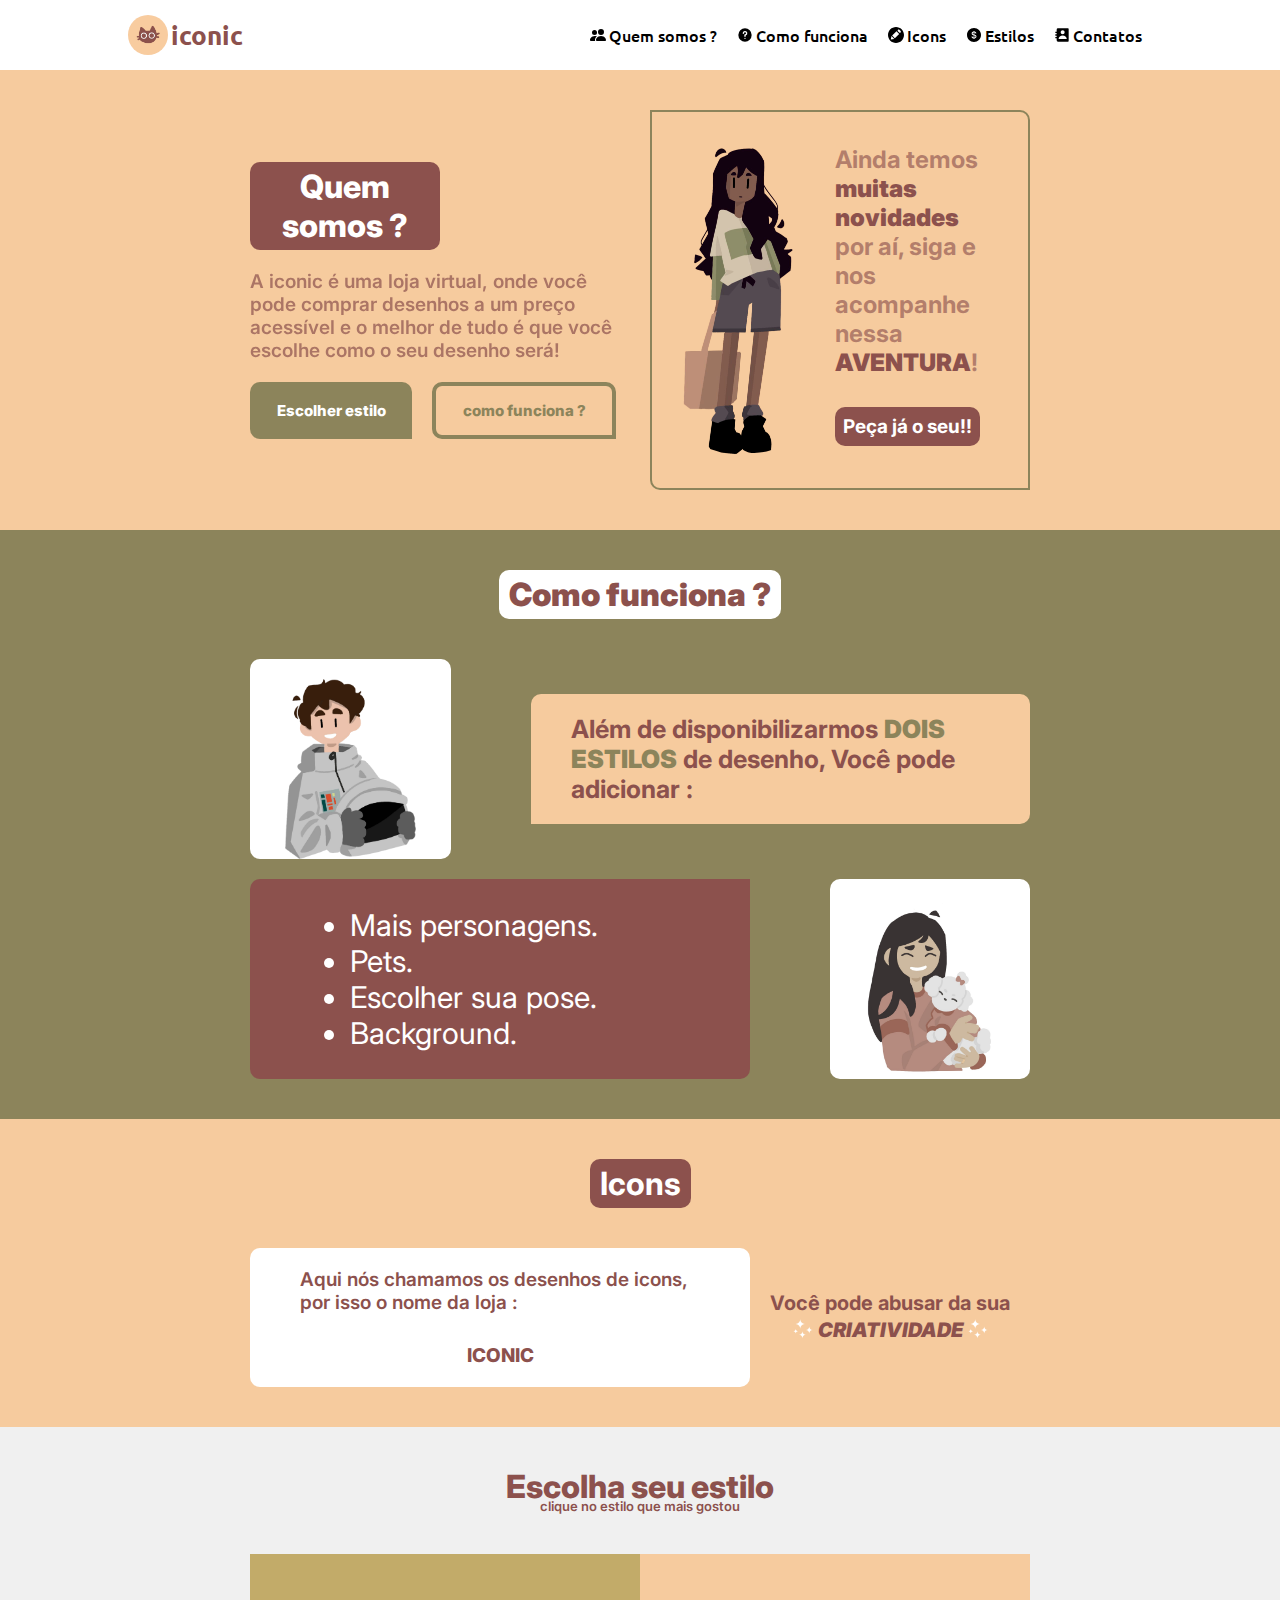
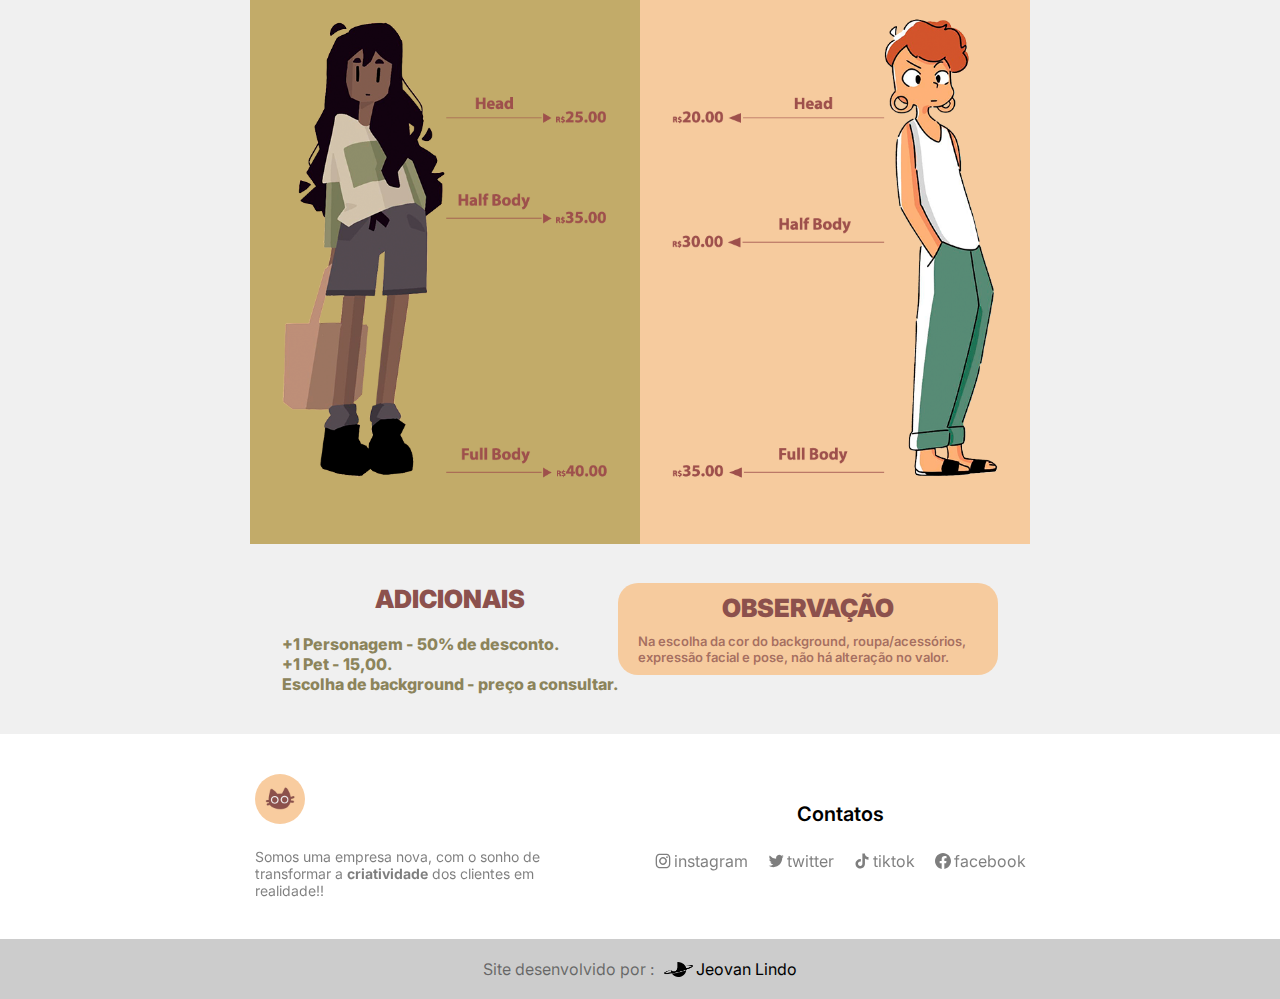
<file: index.html>
<!DOCTYPE html>
<html lang="pt-br">
<head>
<!-- link css -->
    <link rel="stylesheet" href="styles/iconic-mobile.css">
<!-- link css -->

<!-- link JS -->
    <script defer src="scripts/iconic-script.js"></script>
<!-- link Js -->

    <meta charset="UTF-8">
    <meta http-equiv="X-UA-Compatible" content="IE=edge">
    <meta name="viewport" content="width=device-width, initial-scale=1.0">
    <link rel="shortcut icon" href="imagens/icons/favicon/logo.png" type="image/x-icon">
    <title>iconic</title>
</head>
<body>

<!-- cabeçalho -->    
    <header>
        <div id="logo" >
            <a href="">
                <img src="imagens/logo/logo.jpg" alt="logo da iconic">
                <h1>iconic</h1>
            </a>
        </div><!-- logo -->
        <nav>
            <button aria-label = "Abrir Menu" id="btn-mobile" aria-haspopup="true" aria-controls="menu" aria-expanded="false">
                <span id="hamburguer" ></span>
            </button>
            <ul id="menu" role="menu" > 
                
                    <li>
                        <a href="#QuemSomos">
                            <img src="imagens/icons/menu/people.svg" alt="ícone de duas silhuetas">
                            Quem somos ?
                        </a>
                    </li>
                
                    <li>
                        <a href="#ComoFunciona">
                            <img src="imagens/icons/menu/question-mark-circle.svg" alt="ícone de ponte de interrogação">
                            Como funciona
                        </a>
                    </li>
                

                    <li>
                        <a href="#Icons">
                            <img src="imagens/icons/menu/pencil.svg" alt="ícone de um lápis">
                            Icons
                        </a>
                    </li>

                    <li>
                        <a href="#Estilo">
                            <img src="imagens/icons/menu/dollar-circle.svg" alt="ícone de uma moeda">
                            Estilos
                        </a> 
                    </li>

                    <li>
                        <a href="#Contatos">
                            <img src="imagens/icons/menu/contact.svg" alt="ícone de uma agenda">
                            Contatos
                        </a>
                    </li>
            </ul>
        </nav>
    </header>
<!-- cabeçalho --> 

<!-- conteudo  -->

    <main>
        <section id="QuemSomos" >

            <div id="TextQS" >
                <div id="título-qs" >
                    <h1>Quem somos ?</h1>
                </div><!-- título -->
                <div id="paragrafo-qs" >
                    <p>A iconic é uma loja virtual, onde 
                        você pode comprar desenhos a 
                        um preço acessível e o melhor de 
                        tudo é que você escolhe como o 
                        seu desenho será!</p>
                </div><!-- paragrafo-qs -->
                <div id="button-qs" >
                    <a href="#Estilo" id="escolher-btn" > 
                        Escolher estilo
                    </a>

                    <a href="#ComoFunciona" id="funciona-btn">
                        como funciona ?
                    </a>

                </div><!-- Button-qs -->
            </div><!-- TextQS -->

            <div id="imgQS" >
                <img src="imagens/personagens/parece minha muie.png" alt="Desenho de uma garota segurando a bolsa">

                <div id="text-imgQS" >
                    <p>Ainda temos  <strong>
                        muitas
                            novidades
                    </strong> por aí, siga e nos acompanhe nessa
                        <strong>AVENTURA</strong>!</p>

                    <a target="_blank" rel="externo" href="https://api.whatsapp.com/send/?phone=%2B5511984958508&text=Oi%2C+eu+gostaria+de+um+desenho.&type=phone_number&app_absent=0"><input type="button" value="Peça já o seu!!"></a>    
                </div><!-- text-imgQS -->
            </div><!-- imgQS -->


        </section><!-- QuemSomos -->
        <section id="ComoFunciona" >
            <div id="text-CF" >
                <h1>Como funciona ?</h1>
            </div><!-- text CF -->

            <div id="container-cf" >
                <div id="text-img-1-cf" >
                    <img src="imagens/personagens/eu astronauta - png.png" alt="Desenho de um garoto segurando sua mochila azul, usando uma máscara preta">
                    <p>Além de disponibilizarmos
                        <strong>DOIS ESTILOS</strong> de desenho,
                        Você pode adicionar :
                    </p>

                </div><!-- text-img-1-cf -->


                <div id="text-img-2-cf" >
                    <ul id="lista-cf">
                        <li>Mais personagens.</li> 
                        <li>Pets.</li>
                        <li>Escolher sua pose.</li>
                        <li>Background.</li>
                    </ul>
                    <img src="imagens/personagens/mae e hermione - white.jpg" alt="Desenho de uma mulher segurando sua cachorrinha no colo">
                </div><!-- text-img-2-cf -->
            </div><!-- container-cf -->
        </section><!-- ComoFunciona -->
        <section id="Icons">

            <div id="text-icons" >
                <h1>Icons</h1>
            </div><!-- text-icons -->

            <div id="container-icons" >

                <div id="p1-icons" >
                    <p>
                        Aqui nós chamamos os desenhos
                        de icons, por isso o nome da loja : 
                    </p>

                    <p><strong>ICONIC</strong></p>
                </div><!-- p1-icons -->

                <div id="p2-icons" >
                    <p>Você pode abusar da sua</p>
                    <p><strong id="p2-icons-align" ><img src="imagens/icons/efeitos/stars.svg" alt="Estrelas"><i>CRIATIVIDADE</i> <img src="imagens/icons/efeitos/stars.svg" alt="Estrelas"> </strong></p>
                </div><!-- p2-icons -->

            </div><!-- container-icons -->
        </section><!-- Icons -->
        <section id="Estilo" >
            <div id="text-estilo" >

                <h1>Escolha seu estilo</h1>
                <p>clique no estilo que mais gostou</p>
            </div><!-- text-estilo -->

            <div id="imgs-estilo" >
                
                <div  id="img-estilo1"  >
                    <img id="img1" src="imagens/personagens/tabela de preços estilo 1 - edited.png" alt="Personagem estilo 1 em pé, com uma tabela de preços ao lado, que diz, do pescoço pra cima é 25 reais, da cintura pra cima é 35 reais e corpo todo é 45 reais.">

                </div><!-- img-estilo1 -->


                <div  id="img-estilo2"  >
                    <img src="imagens/personagens/tabela de preços estilo 2 - edited.png" alt="Personagem estilo 2 em pé, com uma tabela de preços ao lado, que diz, do pescoço pra cima é 20 reais, da cintura pra cima é 30 reais e o corpo todo é 40 reais.">

                </div><!-- img-estilo2 -->
            </div><!-- imgs-estilo -->

            <div id="adc-text-estilo">
                <div id="adicionais" >
                    <h3>ADICIONAIS</h3>
                    <ul>
                        <li>+1 Personagem - 50% de desconto.</li>
                        <li>+1 Pet - 15,00.</li>
                        <li>Escolha de background - preço a consultar.</li>
                    </ul>
                </div><!-- adicionais -->
                <div id="observacao" >
                    <h3>OBSERVAÇÃO</h3>
                    <p>Na escolha da cor do background, roupa/acessórios, expressão facial e pose, não há alteração no valor.</p>
                </div><!-- observacao -->
            </div><!-- adc-text-estilo -->
        </section><!-- estilo -->
    </main>


<!-- pop-ups -->
    
    <div id="container-pop-up1">
        
        <div id="pop-up-1">
            
            <div class="fechar">
                <div class="btn-fechar">
                    X
                </div><!-- btn-fechar -->
            </div><!-- fechar -->
            
            <div id="pop-up-img1" >
                <img src="imagens/personagens/tabela de preços estilo 1 - edited.png" alt="">
            </div><!-- pip-up-img1 -->

            <div id="pop-up-observacao1">
                <div id="formasdepagamento1">
                    <h1>Formas de pagamento</h1>

                    <p class="pix" > <img src="imagens/icons/redes sociais/pix.svg" alt="ícone da forma de pagamento : pix"> pix</p>
                </div><!-- formasdepagamento1 -->

                <div id="entrega1">
                    <h1>Entrega</h1>

                    <p>O prazo de entrega é relativo ao detalhamento do desenho, sendo o mínimo 3 dias úteis.</p>

                    <p>A entrega é feita pelo whatsapp e/ou email (sendo escolha do cliente)</p>
                </div><!-- entrega1 -->


                <div id="pop-up-btn1">
                   <a target="_blank" rel="externo"  href="https://api.whatsapp.com/send/?phone=%2B5511984958508&text=Oi%2C+eu+gostaria+de+ter+um+desenho+no+estilo+1.&type=phone_number&app_absent=0">
                       <button>
                        <img src="imagens/icons/redes sociais/whatsapp.svg" alt="ícone do whatsapp">
                        <p>Faça seu pedido</p>
                       </button>
                   </a>
                </div><!-- pop-up-btn1 -->
            </div><!-- pop-up-observacao1 -->

        </div><!-- pop-up-1 -->
    </div><!-- container-pop-up1 -->


    <div id="container-pop-up2">

        <div id="pop-up-2">
            
            <div class="fechar">
                <div class="btn-fechar">
                    X
                </div><!-- btn-fechar -->
            </div><!-- fechar -->
            
            <div id="pop-up-observacao2">
                <div id="formasdepagamento2">
                    <h1>Formas de pagamento</h1>

                    <p class="pix" > <img src="imagens/icons/redes sociais/pix.svg" alt="ícone da forma de pagamento : pix"> pix</p>
                </div><!-- formasdepagamento1 -->

                <div id="entrega2">
                    <h1>Entrega</h1>

                    <p>O prazo de entrega é relativo ao detalhamento do desenho, sendo o mínimo 3 dias úteis.</p>

                    <p>A entrega é feita pelo whatsapp e/ou email (sendo escolha do cliente)</p>
                </div><!-- entrega1 -->


                <div id="pop-up-btn2">
                   <a target="_blank" rel="externo" href="https://api.whatsapp.com/send/?phone=%2B5511984958508&text=Oi%2C+eu+gostaria+de+ter+um+desenho+no+estilo+2.&type=phone_number&app_absent=0">
                       <button>
                        <img src="imagens/icons/redes sociais/whatsapp-marrom.svg" alt="ícone do whatsapp">
                        <p>Faça seu pedido</p>
                       </button>
                   </a>
                </div><!-- pop-up-btn1 -->
            </div><!-- pop-up-observacao1 -->

            <div id="pop-up-img2" >
                <img src="imagens/personagens/tabela de preços estilo 2 - edited.png" alt="">
            </div><!-- pip-up-img1 -->
        </div><!-- pop-up-1 -->
    </div><!-- container-pop-up1 -->

<!-- pop-ups -->



<!-- conteudo -->

<!-- rodapé -->
    <footer id="Contatos" >

        

            <div id="logofooter" >
                <div id="logo-footer-img">
                    <img src="imagens/logo/logo.jpg" alt="logo do iconic">
                </div>
                <p>Somos uma empresa nova, com o sonho de transformar a <strong>criatividade</strong> dos clientes em realidade!!</p>
            </div><!-- logofooter -->

            

            <div id="contatos-rs">
                <h4>Contatos</h4>
                <ul id="redes-sociais" >
                    <a  target="_blank" rel="externo" href="https://www.instagram.com/iconic.sto/">
                        <li>
                            <img src="imagens/icons/redes sociais/instagram.svg" alt="icone do instagram">
                            <p>instagram</p>
                        </li>
                    </a>
                    <a  target="_blank"  rel="externo"  href="https://twitter.com/iconic_sto">
                        <li>
                            <img src="imagens/icons/redes sociais/twitter.svg" alt="icone do twitter">
                            <p>twitter</p>
                        </li>
                    </a>
                    <a target="_blank"  rel="externo"  href="https://www.tiktok.com/@iconic.sto">
                        <li>
                            <img src="imagens/icons/redes sociais/tiktok.svg" alt="icone do tiktok">
                            <p>tiktok</p>
                        </li>
                    </a>
                    <a target="_blank" rel="externo" href="https://www.facebook.com/profile.php?id=100086290341116">
                        <li>
                            <img src="imagens/icons/redes sociais/facebook.svg" alt="icone de facebook">
                            <p>facebook</p>
                        </li>
                    </a>
                </ul><!-- redes sociais -->
            </div><!-- contatos-rs -->

    </footer>

    <div id="createdby">
        <p>Site desenvolvido por :  <a target="_blank" rel="externo"  href="https://www.instagram.com/jeovanlindodesign/"><img src="imagens/logo/logo-jeovanlindo.png" alt="Logo do Web designer e desenvolvedor Jeovan Lindo">Jeovan Lindo</a></p>
    </div><!-- createdby -->
<!-- rodapé -->    
</body>
</html>
</file>
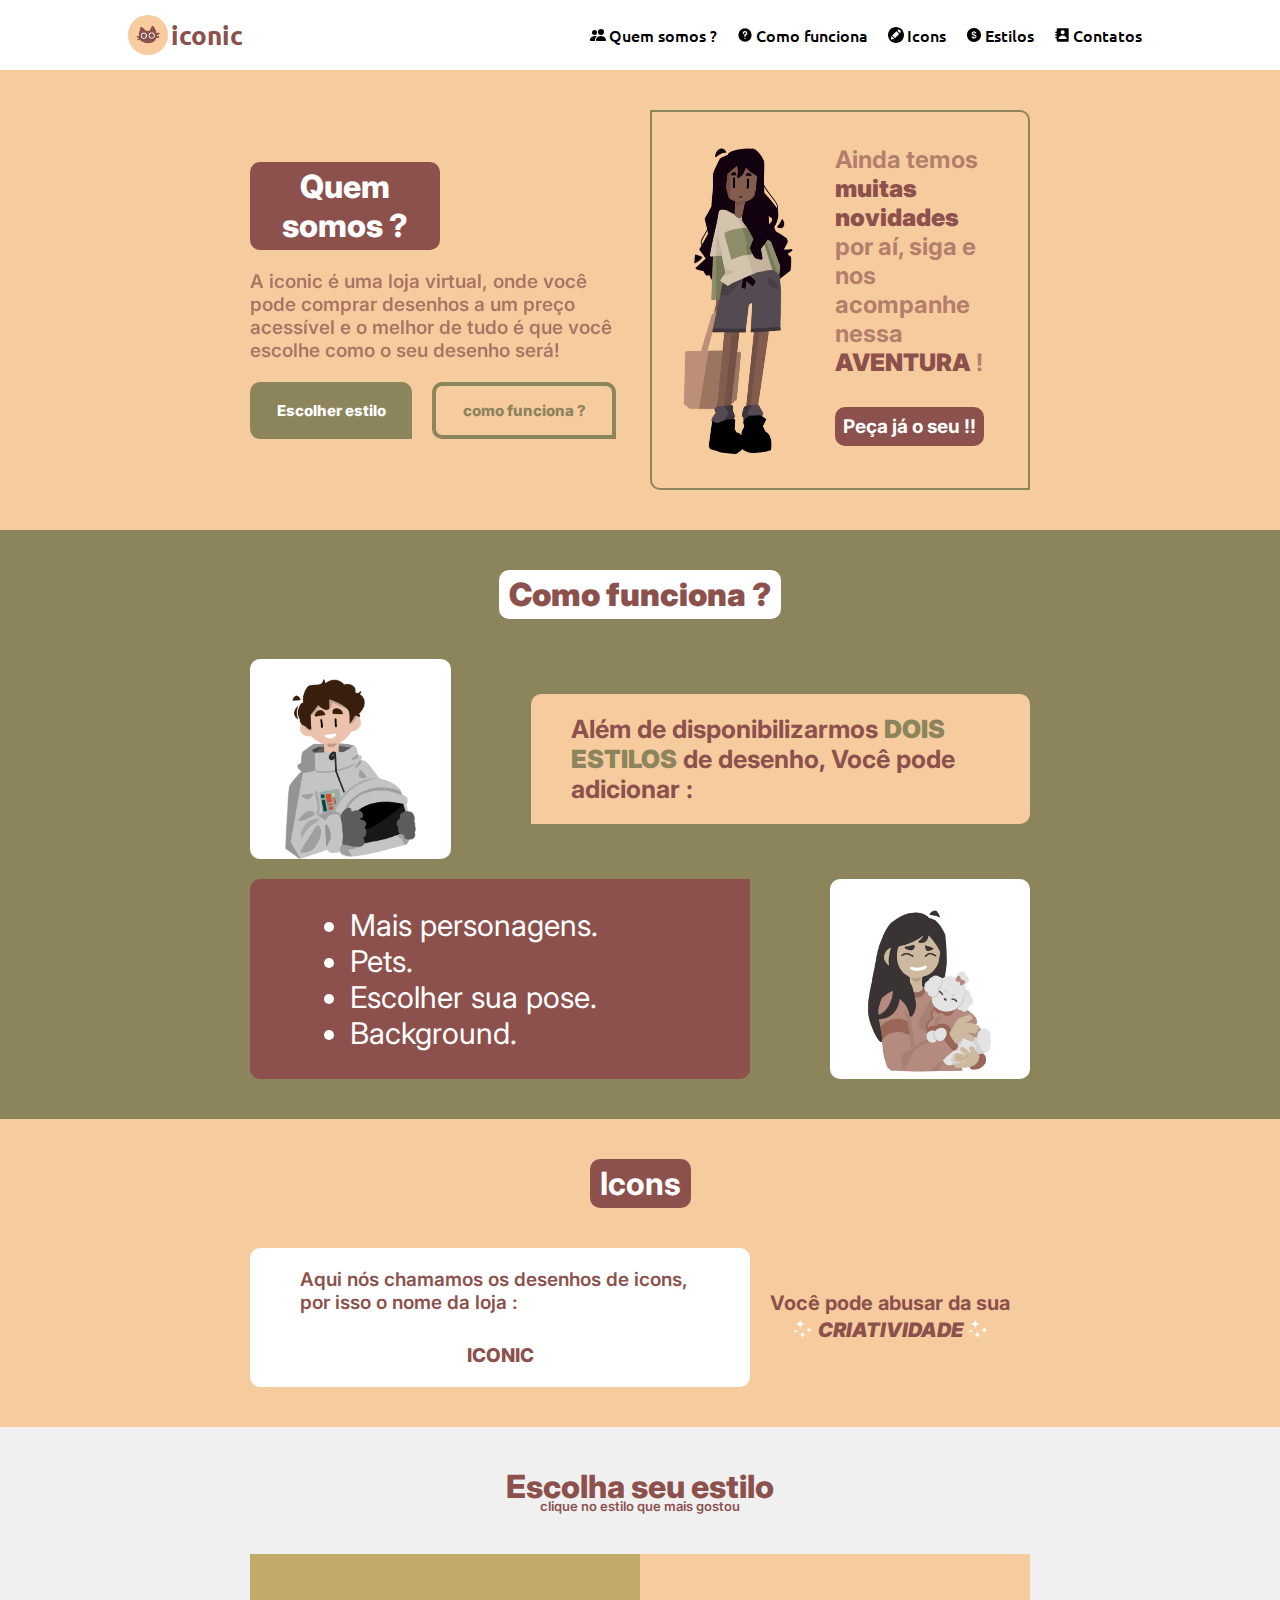
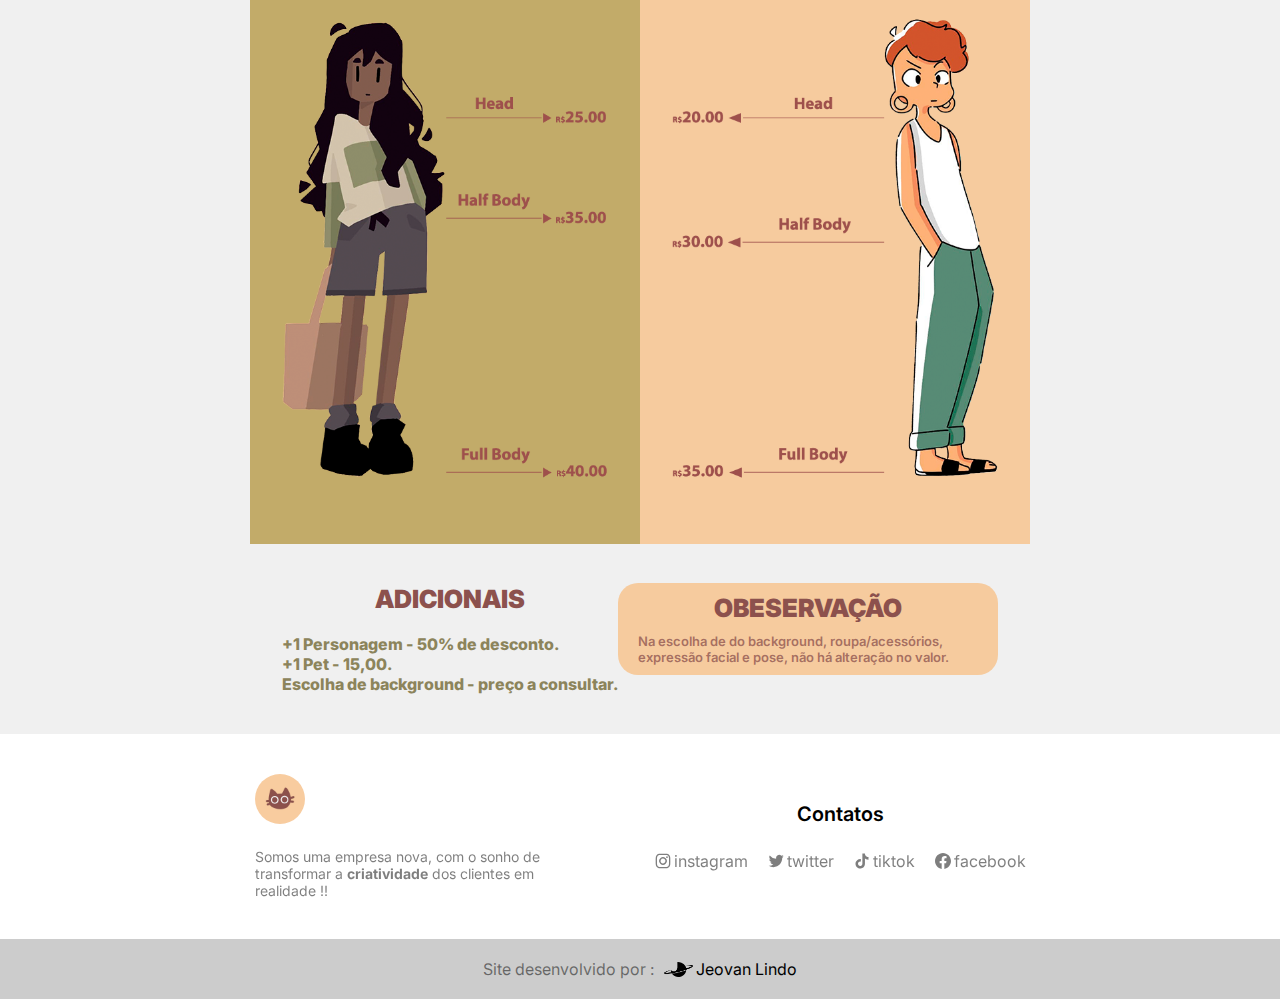
<file: iconic.html>
<!DOCTYPE html>
<html lang="pt-br">
<head>
<!-- link css -->
    <link rel="stylesheet" href="styles/iconic-mobile.css">
<!-- link css -->

<!-- link JS -->
    <script defer src="scripts/iconic-script.js"></script>
<!-- link Js -->

    <meta charset="UTF-8">
    <meta http-equiv="X-UA-Compatible" content="IE=edge">
    <meta name="viewport" content="width=device-width, initial-scale=1.0">
    <link rel="shortcut icon" href="imagens/icons/favicon/logo.png" type="image/x-icon">
    <title>iconic</title>
</head>
<body>

<!-- cabeçalho -->    
    <header>
        <div id="logo" >
            <a href="">
                <img src="imagens/logo/logo.jpg" alt="logo da iconic">
                <h1>iconic</h1>
            </a>
        </div><!-- logo -->
        <nav>
            <button aria-label = "Abrir Menu" id="btn-mobile" aria-haspopup="true" aria-controls="menu" aria-expanded="false">
                <span id="hamburguer" ></span>
            </button>
            <ul id="menu" role="menu" > 
                
                    <li>
                        <a href="#QuemSomos">
                            <img src="imagens/icons/menu/people.svg" alt="ícone de duas silhuetas">
                            Quem somos ?
                        </a>
                    </li>
                
                    <li>
                        <a href="#ComoFunciona">
                            <img src="imagens/icons/menu/question-mark-circle.svg" alt="ícone de ponte de interrogação">
                            Como funciona
                        </a>
                    </li>
                

                    <li>
                        <a href="#Icons">
                            <img src="imagens/icons/menu/pencil.svg" alt="ícone de um lápis">
                            Icons
                        </a>
                    </li>

                    <li>
                        <a href="#Estilo">
                            <img src="imagens/icons/menu/dollar-circle.svg" alt="ícone de uma moeda">
                            Estilos
                        </a> 
                    </li>

                    <li>
                        <a href="#Contatos">
                            <img src="imagens/icons/menu/contact.svg" alt="ícone de uma agenda">
                            Contatos
                        </a>
                    </li>
            </ul>
        </nav>
    </header>
<!-- cabeçalho --> 

<!-- conteudo  -->

    <main>
        <section id="QuemSomos" >

            <div id="TextQS" >
                <div id="título-qs" >
                    <h1>Quem somos ?</h1>
                </div><!-- título -->
                <div id="paragrafo-qs" >
                    <p>A iconic é uma loja virtual, onde 
                        você pode comprar desenhos a 
                        um preço acessível e o melhor de 
                        tudo é que você escolhe como o 
                        seu desenho será!</p>
                </div><!-- paragrafo-qs -->
                <div id="button-qs" >
                    <a href="#Estilo" id="escolher-btn" > 
                        Escolher estilo
                    </a>

                    <a href="#ComoFunciona" id="funciona-btn">
                        como funciona ?
                    </a>

                </div><!-- Button-qs -->
            </div><!-- TextQS -->

            <div id="imgQS" >
                <img src="imagens/personagens/parece minha muie.png" alt="Desenho de uma garota segurando a bolsa">

                <div id="text-imgQS" >
                    <p>Ainda temos  <strong>
                        muitas
                            novidades
                    </strong> por aí, siga e nos acompanhe nessa
                        <strong>AVENTURA</strong> !</p>

                    <a target="_blank" rel="externo" href="https://api.whatsapp.com/send/?phone=%2B5511984958508&text=Oi%2C+eu+gostaria+de+um+desenho.&type=phone_number&app_absent=0"><input type="button" value="Peça já o seu !!"></a>    
                </div><!-- text-imgQS -->
            </div><!-- imgQS -->


        </section><!-- QuemSomos -->
        <section id="ComoFunciona" >
            <div id="text-CF" >
                <h1>Como funciona ?</h1>
            </div><!-- text CF -->

            <div id="container-cf" >
                <div id="text-img-1-cf" >
                    <img src="imagens/personagens/eu astronauta - png.png" alt="Desenho de um garoto segurando sua mochila azul, usando uma máscara preta">
                    <p>Além de disponibilizarmos
                        <strong>DOIS ESTILOS</strong> de desenho,
                        Você pode adicionar :
                    </p>

                </div><!-- text-img-1-cf -->


                <div id="text-img-2-cf" >
                    <ul id="lista-cf">
                        <li>Mais personagens.</li> 
                        <li>Pets.</li>
                        <li>Escolher sua pose.</li>
                        <li>Background.</li>
                    </ul>
                    <img src="imagens/personagens/mae e hermione - white.jpg" alt="Desenho de uma mulher segurando sua cachorrinha no colo">
                </div><!-- text-img-2-cf -->
            </div><!-- container-cf -->
        </section><!-- ComoFunciona -->
        <section id="Icons">

            <div id="text-icons" >
                <h1>Icons</h1>
            </div><!-- text-icons -->

            <div id="container-icons" >

                <div id="p1-icons" >
                    <p>
                        Aqui nós chamamos os desenhos
                        de icons, por isso o nome da loja : 
                    </p>

                    <p><strong>ICONIC</strong></p>
                </div><!-- p1-icons -->

                <div id="p2-icons" >
                    <p>Você pode abusar da sua</p>
                    <p><strong id="p2-icons-align" ><img src="imagens/icons/efeitos/stars.svg" alt="Estrelas"><i>CRIATIVIDADE</i> <img src="imagens/icons/efeitos/stars.svg" alt="Estrelas"> </strong></p>
                </div><!-- p2-icons -->

            </div><!-- container-icons -->
        </section><!-- Icons -->
        <section id="Estilo" >
            <div id="text-estilo" >

                <h1>Escolha seu estilo</h1>
                <p>clique no estilo que mais gostou</p>
            </div><!-- text-estilo -->

            <div id="imgs-estilo" >
                
                <div  id="img-estilo1"  >
                    <img id="img1" src="imagens/personagens/tabela de preços estilo 1 - edited.png" alt="Personagem estilo 1 em pé, com uma tabela de preços ao lado, que diz, do pescoço pra cima é 25 reais, da cintura pra cima é 35 reais e corpo todo é 45 reais.">

                </div><!-- img-estilo1 -->


                <div  id="img-estilo2"  >
                    <img src="imagens/personagens/tabela de preços estilo 2 - edited.png" alt="Personagem estilo 2 em pé, com uma tabela de preços ao lado, que diz, do pescoço pra cima é 20 reais, da cintura pra cima é 30 reais e o corpo todo é 40 reais.">

                </div><!-- img-estilo2 -->
            </div><!-- imgs-estilo -->

            <div id="adc-text-estilo">
                <div id="adicionais" >
                    <h3>ADICIONAIS</h3>
                    <ul>
                        <li>+1 Personagem - 50% de desconto.</li>
                        <li>+1 Pet - 15,00.</li>
                        <li>Escolha de background - preço a consultar.</li>
                    </ul>
                </div><!-- adicionais -->
                <div id="observacao" >
                    <h3>OBESERVAÇÃO</h3>
                    <p>Na escolha de do background, roupa/acessórios, expressão facial e pose, não há alteração no valor.</p>
                </div><!-- observacao -->
            </div><!-- adc-text-estilo -->
        </section><!-- estilo -->
    </main>


<!-- pop-ups -->
    
    <div id="container-pop-up1">
        
        <div id="pop-up-1">
            
            <div class="fechar">
                <div class="btn-fechar">
                    X
                </div><!-- btn-fechar -->
            </div><!-- fechar -->
            
            <div id="pop-up-img1" >
                <img src="imagens/personagens/tabela de preços estilo 1 - edited.png" alt="">
            </div><!-- pip-up-img1 -->

            <div id="pop-up-observacao1">
                <div id="formasdepagamento1">
                    <h1>Formas de pagamento</h1>

                    <p class="pix" > <img src="imagens/icons/redes sociais/pix.svg" alt="ícone da forma de pagamento : pix"> pix</p>
                </div><!-- formasdepagamento1 -->

                <div id="entrega1">
                    <h1>Entrega</h1>

                    <p>O prazo de entrega é relativo ao detalhamento do desenho, sendo o mínimo 3 dias úteis.</p>

                    <p>A entrega é feita pelo whatsapp e/ou email (sendo escolha do cliente)</p>
                </div><!-- entrega1 -->


                <div id="pop-up-btn1">
                   <a target="_blank" rel="externo"  href="https://api.whatsapp.com/send/?phone=%2B5511984958508&text=Oi%2C+eu+gostaria+de+ter+um+desenho+no+estilo+1.&type=phone_number&app_absent=0">
                       <button>
                        <img src="imagens/icons/redes sociais/whatsapp.svg" alt="ícone do whatsapp">
                        <p>Faça seu pedido</p>
                       </button>
                   </a>
                </div><!-- pop-up-btn1 -->
            </div><!-- pop-up-observacao1 -->

        </div><!-- pop-up-1 -->
    </div><!-- container-pop-up1 -->


    <div id="container-pop-up2">

        <div id="pop-up-2">
            
            <div class="fechar">
                <div class="btn-fechar">
                    X
                </div><!-- btn-fechar -->
            </div><!-- fechar -->
            
            <div id="pop-up-observacao2">
                <div id="formasdepagamento2">
                    <h1>Formas de pagamento</h1>

                    <p class="pix" > <img src="imagens/icons/redes sociais/pix.svg" alt="ícone da forma de pagamento : pix"> pix</p>
                </div><!-- formasdepagamento1 -->

                <div id="entrega2">
                    <h1>Entrega</h1>

                    <p>O prazo de entrega é relativo ao detalhamento do desenho, sendo o mínimo 3 dias úteis.</p>

                    <p>A entrega é feita pelo whatsapp e/ou email (sendo escolha do cliente)</p>
                </div><!-- entrega1 -->


                <div id="pop-up-btn2">
                   <a target="_blank" rel="externo" href="https://api.whatsapp.com/send/?phone=%2B5511984958508&text=Oi%2C+eu+gostaria+de+ter+um+desenho+no+estilo+2.&type=phone_number&app_absent=0">
                       <button>
                        <img src="imagens/icons/redes sociais/whatsapp-marrom.svg" alt="ícone do whatsapp">
                        <p>Faça seu pedido</p>
                       </button>
                   </a>
                </div><!-- pop-up-btn1 -->
            </div><!-- pop-up-observacao1 -->

            <div id="pop-up-img2" >
                <img src="imagens/personagens/tabela de preços estilo 2 - edited.png" alt="">
            </div><!-- pip-up-img1 -->
        </div><!-- pop-up-1 -->
    </div><!-- container-pop-up1 -->

<!-- pop-ups -->



<!-- conteudo -->

<!-- rodapé -->
    <footer id="Contatos" >

        

            <div id="logofooter" >
                <div id="logo-footer-img">
                    <img src="imagens/logo/logo.jpg" alt="logo do iconic">
                </div>
                <p>Somos uma empresa nova, com o sonho de transformar a <strong>criatividade</strong> dos clientes em realidade !!</p>
            </div><!-- logofooter -->

            

            <div id="contatos-rs">
                <h4>Contatos</h4>
                <ul id="redes-sociais" >
                    <a  target="_blank" rel="externo" href="https://www.instagram.com/iconic.sto/">
                        <li>
                            <img src="imagens/icons/redes sociais/instagram.svg" alt="icone do instagram">
                            <p>instagram</p>
                        </li>
                    </a>
                    <a  target="_blank"  rel="externo"  href="https://twitter.com/iconic_sto">
                        <li>
                            <img src="imagens/icons/redes sociais/twitter.svg" alt="icone do twitter">
                            <p>twitter</p>
                        </li>
                    </a>
                    <a target="_blank"  rel="externo"  href="https://www.tiktok.com/@iconic.sto">
                        <li>
                            <img src="imagens/icons/redes sociais/tiktok.svg" alt="icone do tiktok">
                            <p>tiktok</p>
                        </li>
                    </a>
                    <a target="_blank" rel="externo" href="https://www.facebook.com/profile.php?id=100086290341116">
                        <li>
                            <img src="imagens/icons/redes sociais/facebook.svg" alt="icone de facebook">
                            <p>facebook</p>
                        </li>
                    </a>
                </ul><!-- redes sociais -->
            </div><!-- contatos-rs -->

    </footer>

    <div id="createdby">
        <p>Site desenvolvido por :  <a target="_blank" rel="externo"  href="https://www.instagram.com/jeovanlindodesign/"><img src="imagens/logo/logo-jeovanlindo.png" alt="Logo do Web designer e desenvolvedor Jeovan Lindo">Jeovan Lindo</a></p>
    </div><!-- createdby -->
<!-- rodapé -->    
</body>
</html>
</file>
<file: styles/iconic-mobile.css>
@charset "UTF-8";


/* fontes */
@import url('https://fonts.googleapis.com/css2?family=Ubuntu:ital,wght@0,300;0,400;0,500;1,300;1,400;1,500;1,700&display=swap');

@import url('https://fonts.googleapis.com/css2?family=Inter:wght@100;200;300;400;500;600;700;800;900&display=swap');

/* 
    Ubunto. 
    Inter.

*/

/* fontes */


/* variaveis */
:root {
    --marrom-iconic : #8C514D;
    --verde-iconic : #8C845B;
    --bege-iconic : #F6CB9E; 

    --ubunto : 'Ubuntu', sans-serif;
    --inter : 'Inter', sans-serif;
}
/* variaveis */


* { /* para resetar o site */
    margin: 0px;
    padding: 0px;
    box-sizing: border-box;
}  /* para resetar o site */

body { 
    background-color: #F6CB9E;
    height: fit-content;
}


/* -------------- Header -------------- */

header {
    z-index: 2000;
    position: fixed;
    display: flex;
    align-items: center;
    justify-content: space-between;
    padding: 0px 10%;
    height: 70px;
    width: 100vw;
    background-color: white;
}

#logo {
    display: flex;
    align-items: center;
}

#logo a {
    display: flex;
    align-items: center;
    text-decoration: none;
}

#logo img {
    height: 40px;
    width: 40px;
    border-radius: 60%;
    margin-right: 3px;
}

#logo h1 {
    font-size: 26px;
    color: var(--marrom-iconic);
    font-family: var(--ubunto);
    font-weight: 700;
}


#menu{
    list-style: none;
    display: flex;
}

#menu li {
    padding: 10px;
    display: flex;
    align-items: center;
    gap: 3px;
    cursor: pointer;
    font-family: var(--ubunto);
    font-weight: 500;
}

#menu li:hover {
    color: #3d3d3d;
    text-decoration: underline;
}

#menu a {
    gap: 3px;
    display: flex;
    justify-content: center;
    align-items: center;
    text-decoration: none;
    color: black;
}

#btn-mobile {
    display: none;
}

/* -------------- Header -------------- */



/* -------------- Main -------------- */

main {
    display: flex;
    flex-direction: column;
    height: fit-content;
    max-width: 100vw;
    width: 100%;
    justify-content: center;
    align-items: center;
}



/* ------------- quem somos ---------- */



#QuemSomos {
    display: flex;
    flex-wrap: wrap;
    align-items: center;
    justify-content: center;
    margin-top: 70px;
    gap: 20px;
    padding: 40px 20px;
    width: 90%;
}

#textQS {
    height: 340px;
}

#título-qs h1 {
    font-family: var(--inter);
    font-weight: 800;
    background-color: #8C514D;
    color: white;
    width: 190px;
    padding: 5px 0px;
    text-align: center;
    border-radius: 10px;
}

#paragrafo-qs p {
    color: #8c514d;
    opacity: 70%;
    font-family: var(--inter);
    font-size: 19px;
    font-weight: 600;
    margin:20px 0px;
    width: 380px;
}

#button-qs {
    display: flex;
    gap: 20px;
    width: 100%;
}

#button-qs a {
    display: flex;
    align-items: center;
    justify-content: center;
    text-decoration: none;
    font-family: var(--inter);
    font-weight: 800;
    font-size: 15px;
    border-radius: 10px 10px 0px 10px;
    cursor: pointer;
    width: fit-content + 20px;
    
}


#escolher-btn {
    background-color: var(--verde-iconic);
    border: none;
    color: white;
    padding: 10px 7%;
}

#funciona-btn {
    background-color: transparent;
    border: solid 4px var(--verde-iconic);
    color: var(--verde-iconic);
    padding: 15px 7%;
}




#imgQS {
    border: solid 2px var(--verde-iconic);
    background-color: transparent;
    height: 380px;
    width: 380px;
    border-radius: 0px 10px 0px 10px;
    display: flex;
    align-items: center;
}

#imgQS img {
    height: 320px;
    margin-left: -40px;
}

#text-imgQS {
    display: flex;
    flex-direction: column;
    height: 310px;
    margin-left: -40px;
    margin-right: 30px;
    gap: 30px;
}

#text-imgQS > p {
    font-size: 24px;
    font-family: var(--inter);
    color: #8c514da1;
    font-weight: 700;
}

#text-imgQS strong {
    color: var(--marrom-iconic);
}

#text-imgQS input {
    font-family: var(--inter);
    border: none;
    background-color: var(--marrom-iconic);
    color: white;
    font-size: 19px;
    font-weight: 700;
    padding: 8px;
    border-radius: 10px;
    cursor: pointer;
}





/* ------------ quem somos -------------- */





#ComoFunciona {
    background-color: #8C845B;
    width: 100%;
    display: flex;
    gap: 40px;
    padding: 40px 0px;
    flex-direction: column;
    justify-content: center;
    align-items: center;
    font-family: var(--inter);
}

#text-CF h1{
    background-color: white;
    color: var(--marrom-iconic);
    padding: 5px 10px;
    border-radius: 10px;
    font-weight: 900;
}


#container-cf {
    display: flex;
    flex-direction: column;
    justify-content: center;
    align-items: center;
    gap: 20px;
}

#text-img-1-cf {
    display: flex;
    gap: 20px;
    height: 100px;
    font-weight: 700;
    align-items: center;
    justify-content: center;
}

#text-img-1-cf p {
    background-color: var(--bege-iconic);
    padding: 10px;
    color: var(--marrom-iconic);
    border-radius: 10px 10px 10px 0px;
    max-width: 250px;
}

#text-img-1-cf strong {
    color: var(--verde-iconic);
}

#text-img-1-cf img {
    height: 100px;
    border-radius: 10px;
    background-color: white;
    padding: 20px 35px 0px 35px;
}

#text-img-2-cf {
    display: flex;
    align-items: center;
    justify-content: center;
    gap: 20px;
    width: 100%;
    height: 100px;
}

#lista-cf {
    height: 100px;
    background-color: var(--marrom-iconic);
    color: white;
    width: 240px;
    padding: 0px 0px 0px 50px;
    border-radius: 10px 0px 10px 10px;
    display: flex;
    flex-direction: column;
    justify-content: center;
}

#text-img-2-cf img {
    height: 100px;
    border-radius: 10px;
}

/* ---------- como funciona ----------- */



/* --------- icons ----------- */

#Icons {
    display: flex;
    flex-direction: column;
    align-items: center;
    font-family: var(--inter);
    padding: 40px 0px ;
    height: fit-content;
    gap: 40px;
}


#container-icons {
    display: flex;
    align-items: center;
    flex-direction: column;
    gap: 20px;
    max-width: 370px;
}

#p1-icons {
    background-color: white;
    padding: 12px;
    border-radius: 10px;
    display: flex;
    flex-direction: column;
    align-items: center;
    justify-content: center;
    gap: 10px;
    color: var(--marrom-iconic);
    font-weight: 600;
}

#p1-icons h1 {
    font-family: var(--ubunto);
}

#p1-icons strong {
    font-weight: 800;
}

#text-icons h1 {
    background-color: var(--marrom-iconic);
    padding: 5px 10px;
    color: white;
    border-radius: 10px;
}

#p2-icons {
    display: flex;
    flex-direction: column;
    align-items: center;
    font-weight: 700;
    font-size: 20px;
    color: var(--marrom-iconic);
}

#p2-icons img {
    filter: invert();
    height: 30px;
}


#p2-icons-align {
    display: flex;
    align-items: center;
    justify-content: center;
}


/* ---------- icons ----------- */


/* ---------- estilo ---------- */

#Estilo {
    background-color: #F0F0F0;
    display: flex;
    flex-direction: column;
    justify-content: center;
    align-items: center;
    width: 100%;
    height: fit-content;
    padding: 40px 0px;
}

#text-estilo {
    display: flex;
    flex-direction: column;
    justify-content: center;
    align-items: center;
    color: var(--marrom-iconic); 
    font-family: var(--inter);
    margin-bottom: 40px;   
}

#text-estilo h1 {
    font-weight: 800;
}

#text-estilo p {
    font-size: 13px;
    font-weight: 600;
    margin-top: -8px;
}

#imgs-estilo {
    display: flex;
    justify-content: center;
    align-items: center;
    width: 100%;
    max-width: 780px;
}

#img-estilo1 {
    display: flex;
    width: calc(454px/2);
    background-color: #C2AB69;
    cursor: pointer;
    transition: 1s;
    align-items: center;
    justify-content: center;
}

#img-estilo1:hover {
    background-color: #a59058;
    width: 250px;
    transition: 2s;
}


#img-estilo1 img {
    width: 100%;
    transition-delay: 1s;
    transition: 1s;
}




#img-estilo2 {
    display: flex;
    width: calc(454px/2);
    background-color: var(--bege-iconic);
    cursor: pointer;
    
    transition: 1s;
}

#img-estilo2:hover {
    background-color: #ddb58b;
    width: 250px;
    transition: 2s;
    height: fit-content;
}



#img-estilo2 h4 {
    color: white;
    text-align: center;
    font-family: var(--inter);
}

#img-estilo2 img {
    width: 100%;
    transition: 1s;
}



#adc-text-estilo {
    display: flex;
    flex-wrap: wrap;
    align-items: center;
    justify-content: center;
    font-family: var(--inter);
}


#adicionais {
    display: flex;
    flex-direction: column;
    justify-content: center;
    align-items: center;
}

#adicionais h3 {
    color: var(--marrom-iconic);
    font-weight: 900;
    padding: 40px 0px 20px 0px;
    font-size: 25px;
}

#adicionais ul {
    list-style: none;
    color: var(--verde-iconic);
    font-weight: 800;
}

#observacao {
    display: flex;
    flex-direction: column;
    justify-content: center;
    align-items: center;
    width: 380px;
    background-color: var(--bege-iconic);
    padding: 10px;
    border-radius: 20px;
    margin-top: 20px;
}

#observacao h3 {
    padding-bottom: 10px;
    font-weight: 900;
    font-size: 25px;
    color: var(--marrom-iconic);
}

#observacao p {
    color: #8c514dc2;
    font-weight: 600;
    font-size: 13px;
    width: 340px;
}
/* ---------- estilo ---------- */


/* footer */

footer {
    background-color: white;
    display: flex;
    justify-content: center;
    align-items: center;
    height: fit-content;
    width: 100%;
    flex-wrap: wrap;
    font-family: var(--inter);
    padding: 40px 10%;
    gap: 50px;
}


#redes-sociais {
    list-style: none;
    display: flex;
    align-items: center;
    justify-content: center;
    gap: 20px;
}

#redes-sociais a {
    text-decoration: none;
    color: black;
    opacity: 50%;
}

#redes-sociais li {
    display: flex;
    gap: 3px;
}


#contatos-rs {
    display: flex;
    flex-direction: column;
    align-items: center;
    justify-content: center;
    gap: 25px;
}

#contatos-rs h4{
    width: fit-content;
    font-weight: 600;
    font-size: 20px;
}

#logofooter {
    display: flex;
    flex-direction: column;
    justify-content: center;
    align-items: center;
    gap: 20px;
}

#logo-footer-img img {
    height: 70px;
    border-radius: 60%;
}

#logofooter p {
    font-size: 14px;
    opacity: 50%;
    width: 300px;
}

#createdby {
    color: rgba(0, 0, 0, 0.5);
    padding: 20px 0px;
    display: flex;
    justify-content: center;
    align-items: center;
    font-family: var(--inter), sans-serif;
    background-color: rgb(204, 204, 204);
    width: 100%;
    
}

#createdby img {
    height: 15px;
}

#createdby p {
    display: flex;
    align-items: center;
    gap: 10px;
}

#createdby a {
    display: flex;
    align-items: center;
    justify-content: center;
    text-decoration: none;
    gap: 3px;
    color: black;
}

/* footer */


/* pop-ups */


#container-pop-up1 {
    display: none;
}

#container-pop-up1.active{
    height: 100vh;
    width: 100vw;
    position: fixed;
    background-color: #49452ea2;
    top: 0px;
    display: flex;
    align-items: center;
    justify-content: center;
    transition: 1s;
    z-index: 2000;
}


#pop-up-1.active {
    width: 454px;
    height: 350px;
    background-color: #C2AB69;
    position: relative;
    transition: .2s;
    display: flex;
    align-items: center;
    border-radius: 20px;
    box-shadow: 3px 3px 0px 3px #59543A;
}


#pop-up-img1 {
    position: relative;
    width: calc(454px / 2);
}

#pop-up-img1 img{
    height: 350px;
    width: 100%;
}

#pop-up-observacao1 {
    position: relative;
    background-color: #8C845B;
    display: flex;
    flex-direction: column;
    align-items: center;
    gap: 10px;
    width: 205px;
    height: 320px;
    padding: 20px;
    font-family: var(--inter), sans-serif;
    border-radius: 20px;
}

#formasdepagamento1 {
    background-color: rgba(0, 0, 0, 0.363);
    display: flex;
    flex-direction: column;
    justify-content: center;
    align-items: center;
    gap: 10px;
    padding: 20px;
    border-radius: 11px 11px 0px 11px;
}

#formasdepagamento1 h1 {
    color: white;
    font-size: 11px;
}

#formasdepagamento1 p {
    color: #C2AB69;
    font-size: 10px;
}


#entrega1 {
    background-color: rgba(0, 0, 0, 0.363);
    display: flex;
    flex-direction: column;
    justify-content: center;
    align-items: center;
    gap: 10px;
    padding: 20px;
    border-radius: 11px 11px 0px 11px;
}

#entrega1 h1 {
    font-size: 11px;
    color: white;
}

#entrega1 p {
    font-size: 10px;
    color: #C2AB69;
}


#pop-up-btn1 {
    width: 100%;
}

#pop-up-btn1 button {
    width: 100%;
    display: flex;
    border: none;
    background-color: white;
    color: #8C845B;
    justify-content: center;
    align-items: center;
    gap: 10px;
    border-radius: 20px;
    padding: 10px 0px;
    box-shadow: 3px 3px 0px 2px rgba(0, 0, 0, 0.493);
    cursor: pointer;
}

#pop-up-btn1 p {
    font-size: 10px;
    font-weight: bold;
}

#pop-up-btn1 img {
    height: 13px;
}

#pop-up-btn1 a {
    text-decoration: none;
}

#container-pop-up2 {
    display: none;
}

#container-pop-up2.active{
    height: 100vh;
    width: 100vw;
    position: fixed;
    z-index: 2000;
    background-color: #36201e94;
    top: 0px;
    display: flex;
    align-items: center;
    justify-content: center;
    transition: 1s;
}


#pop-up-2.active{
    width: 454px;
    height: 350px;
    background-color: var(--bege-iconic);
    position: absolute;
    transition: .2s;
    display: flex;
    align-items: center;
    justify-content: center;
    border-radius: 20px;
    box-shadow: 3px 3px 0px 3px #593331;
}


#pop-up-img2 {
    position: relative;
    width: calc(454px / 2);
}

#pop-up-img2 img{
    height: 350px;
    width: 100%;
}

#pop-up-observacao2{
    position: relative;
    background-color: #8C514D;
    display: flex;
    flex-direction: column;
    align-items: center;
    gap: 10px;
    width: 205px;
    height: 320px;
    padding: 20px;
    font-family: var(--inter), sans-serif;
    border-radius: 20px;
}

#formasdepagamento2 {
    background-color: rgba(0, 0, 0, 0.363);
    display: flex;
    flex-direction: column;
    justify-content: center;
    align-items: center;
    gap: 10px;
    padding: 20px;
    border-radius: 11px 11px 0px 11px;
}

#formasdepagamento2 h1 {
    color: white;
    font-size: 11px;
}

#formasdepagamento2 p {
    color: #ddb58b;
    font-size: 10px;
}


.pix {
    display: flex;
    justify-content: center;
    align-items: center;
    gap: 10px;
}

.pix img {
    height: 20px;
}


#entrega2 {
    background-color: rgba(0, 0, 0, 0.363);
    display: flex;
    flex-direction: column;
    justify-content: center;
    align-items: center;
    gap: 10px;
    padding: 20px;
    border-radius: 11px 11px 0px 11px;
}

#entrega2 h1 {
    font-size: 11px;
    color: white;
}

#entrega2 p {
    font-size: 10px;
    color: #ddb58b;
}


#pop-up-btn2 {
    width: 100%;
}

#pop-up-btn2 button {
    width: 100%;
    display: flex;
    border: none;
    background-color: white;
    color: #8C514D;
    justify-content: center;
    align-items: center;
    gap: 10px;
    border-radius: 20px;
    padding: 10px 0px;
    box-shadow: 3px 3px 0px 2px rgba(0, 0, 0, 0.493);
    cursor: pointer;
}


#pop-up-btn2 p {
    font-size: 10px;
    font-weight: bold;
}

#pop-up-btn2 img {
    height: 13px;
}

#pop-up-btn2 a {
    text-decoration: none;
}

.fechar {
    display: flex;
    justify-content: center;
    align-items: center;
    width: 100%;
    position: absolute;
    z-index: 3000; 
    bottom: -17px;
}

.btn-fechar {
    height: 40px;
    width: 40px;
    border-radius: 60%;
    background-color: white;
    color: black;
    font-family: var(--inter), sans-serif;
    box-shadow: 2px 2px 0px 1px black;
    display: flex;
    align-items: center;
    justify-content: center;
    cursor: pointer;
    z-index: 4000;
    position: relative;
}


/* pop-ups */



/* scrollbar */

 ::-webkit-scrollbar {
    display: block;
    width: 10px;
    background-color: white;
    position: absolute;
}

::-webkit-scrollbar-thumb {
    background-color: black;
}


/* scrollbar */



/* media queries */

    
    @media screen and (max-width: 900px) {

        #menu {
           display: flex;
           position: absolute;
           justify-content: center;
           align-items: center;
           width: 100%;
           padding: 0px 20px;
           top: 70px;
           right: 0px;
           height: 0px;
           background-color: white;
           z-index: 1000;
           transition: 1s;
           visibility: hidden;
           overflow-y: hidden;
           gap: 20px;
        }

        nav.active #menu {
            height: 50px;
            visibility: visible;
            padding-top: 20px;
            padding-bottom: 20px;
        }


        #btn-mobile {
            display: flex;
            padding: 20px;
            font-size: 1rem;
            border: none;
            background: none;
            cursor: pointer;
            gap: .5rem;
        }

        #hamburguer {
            display: block;
            width: 20px;
            border-top: 2px solid; 
            transition: 0.5s;
        }

        #hamburguer::after, #hamburguer::before {
            width: 20px;
            height: 2px;
            background-color: currentColor;
            content:'';
            display: block;
            margin-top: 5px;
            transition: 1s;
            position: relative;
        }

        nav.active #hamburguer {
            border-top-color: transparent;
        }

        nav.active #hamburguer::after {
            transition: 1s;
            transform: rotate(135deg);
            top: -3.5px;
        }

        nav.active #hamburguer::before {
            transform: rotate(-135deg);
            top: 3.5px;
        }
    }


    @media screen and (max-width: 700px) {
        #menu {
            display: flex;
            flex-direction: column;
            width: fit-content;
            align-items: initial;
        }
 
        nav.active #menu {
         height: 300px;
        }
     }
     



     @media screen and (min-width: 911px) {


     /* -------- como funciona ------- */   
        #text-img-1-cf{
            display: flex;
            align-items: center;
            justify-content: center;
            height: 200px;
            width: 780px;
            gap: 80px;
        }

        #text-img-1-cf img {
            height: 200px;
        }

        #text-img-1-cf p {
            height: fit-content;
            display: block;
            justify-content: center;
            align-items: center;
            max-width: 580px;
            width: 580px;
            padding: 20px 40px;
            font-size: 25px;
        }

        #text-img-2-cf{
            height: 200px;
            width: 780px;
            gap: 80px;
        }

        #text-img-2-cf img {
            height: 200px;
        }

        #lista-cf {
            height: 200px;
            max-width: 580px;
            width: 580px;
            font-size: 30px;
        }

        #lista-cf {
            padding:0px 0px 0px 100px;
        }

     /* --------- como funciona -------- */


     /* ---------- icons --------- */

        #Icons {
            width: 780px;
        }

        #container-icons {
            max-width: 780px;
            width: 780px;
            display: flex;
            flex-direction: row;
        }

        #p1-icons {
            width: 500px;
            font-size: 19px;
            padding: 20px 50px;
            gap: 30px;
        }
     /* ---------- icons --------- */



     /* ------- estilo -------- */
        #observacao p {
        font-size: 13px;
        }

        #img-estilo1 {
            width: calc(780px/2);
        }

        #img-estilo1:hover {
            width: 450px;
        }

        
        #pop-up-1.active {
            width: 900px;
            height: 700px;
        }

        #pop-up-img1 {
            width: calc(900px / 2);
        }

        #pop-up-img1 img{
            height: 700px;
            width: 100%;
        }


        #pop-up-observacao1 {
            gap: 30px;
            width: 410px;
            height: 550px;
        }


        #formasdepagamento1 {
            background-color: rgba(0, 0, 0, 0.363);
            display: flex;
            flex-direction: column;
            justify-content: center;
            align-items: center;
            gap: 40px;
            padding: 20px;
            border-radius: 11px 11px 0px 11px;
        }

        #formasdepagamento1 h1 {
            color: white;
            font-size: 30px;
        }
        
        #formasdepagamento1 p {
            color: #C2AB69;
            font-size: 20px;
        }

        #entrega1 {
            background-color: rgba(0, 0, 0, 0.363);
            display: flex;
            flex-direction: column;
            justify-content: center;
            align-items: center;
            gap: 40px;
            padding: 20px;
            border-radius: 11px 11px 0px 11px;
        }

        #entrega1 h1 {
            font-size: 30px;
            color: white;
        }

        #entrega1 p {
            font-size: 16px;
            color: #C2AB69;
        }

        #pop-up-btn1 button {
            width: 100%;
            display: flex;
            border: none;
            background-color: white;
            color: #8C845B;
            justify-content: center;
            align-items: center;
            gap: 20px;
            border-radius: 20px;
            padding: 10px 0px;
        }
        
        #pop-up-btn1 p {
            font-size: 20px;
            font-weight: bold;
        }
        
        #pop-up-btn1 img {
            height: 20px;
        }

        #img-estilo2 {
            width: calc(780px/2);
        }

        #img-estilo2:hover {
            width: 450px;
        }


        #pop-up-2.active {
            width: 900px;
            height: 700px;
        }

        #pop-up-img2 {
            width: calc(900px / 2);
        }

        #pop-up-img2 img{
            height: 700px;
            width: 100%;
        }


        #pop-up-observacao2 {
            gap: 30px;
            width: 410px;
            height: 550px;
        }


        #formasdepagamento2 {
            background-color: rgba(0, 0, 0, 0.363);
            display: flex;
            flex-direction: column;
            justify-content: center;
            align-items: center;
            gap: 40px;
            padding: 20px;
            border-radius: 11px 11px 0px 11px;
        }

        #formasdepagamento2 h1 {
            color: white;
            font-size: 30px;
        }
        
        #formasdepagamento2 p {
            font-size: 20px;
        }

        #entrega2 {
            background-color: rgba(0, 0, 0, 0.363);
            display: flex;
            flex-direction: column;
            justify-content: center;
            align-items: center;
            gap: 40px;
            padding: 20px;
            border-radius: 11px 11px 0px 11px;
        }

        #entrega2 h1 {
            font-size: 30px;
            color: white;
        }

        #entrega2 p {
            font-size: 16px;
        }

        #pop-up-btn2 button {
            width: 100%;
            display: flex;
            border: none;
            background-color: white;
            justify-content: center;
            align-items: center;
            gap: 20px;
            border-radius: 20px;
            padding: 10px 0px;
        }
        
        #pop-up-btn2 p {
            font-size: 20px;
            font-weight: bold;
        }
        
        #pop-up-btn2 img {
            height: 20px;
        }

        .btn-fechar {
            height: 60px;
            width: 60px;
        }


     /* ------- estilo -------- */


     /* ----- footer ----- */

        footer {
            gap: 100px;
            flex-wrap: unset;
        }

        #logofooter {
            align-items: flex-start;
        }

        #logo-footer-img img {
            height: 50px;
        }

        #logofooter p {
            width: 300px;
        }

     /* ----- footer ----- */
     }

/* media queries */
</file>
